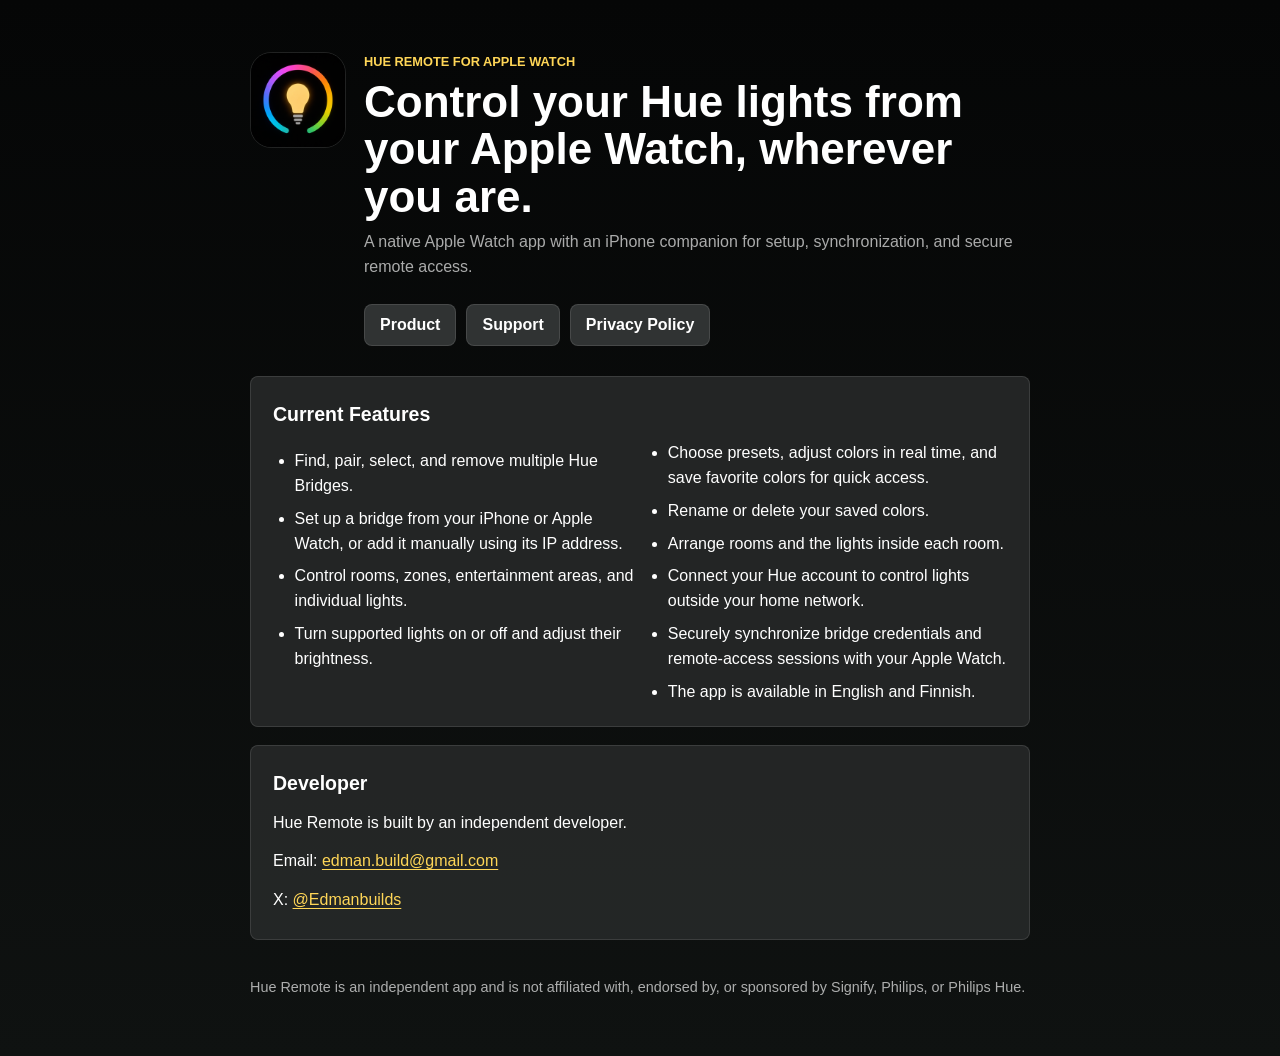
<file: index.html>
<!doctype html>
<html lang="en">
<head>
    <meta charset="utf-8">
    <meta name="viewport" content="width=device-width, initial-scale=1">
    <title>Hue Remote for Apple Watch</title>
    <meta name="description" content="Control your Hue lights from your Apple Watch with Hue Remote and its iPhone companion app.">
    <link rel="icon" href="app-icon.png">
    <link rel="stylesheet" href="styles.css">
</head>
<body>
    <main class="page">
        <header class="hero">
            <img class="app-icon" src="app-icon.png" alt="Hue Remote app icon" width="96" height="96">
            <div>
                <div class="eyebrow">Hue Remote for Apple Watch</div>
                <h1>Control your Hue lights from your Apple Watch, wherever you are.</h1>
                <p class="muted">A native Apple Watch app with an iPhone companion for setup, synchronization, and secure remote access.</p>
                <nav class="nav" aria-label="Site links">
                    <a href="marketing.html">Product</a>
                    <a href="support.html">Support</a>
                    <a href="privacy.html">Privacy Policy</a>
                </nav>
            </div>
        </header>

        <section class="panel">
            <h2>Current Features</h2>
            <ul class="feature-list">
                <li>Find, pair, select, and remove multiple Hue Bridges.</li>
                <li>Set up a bridge from your iPhone or Apple Watch, or add it manually using its IP address.</li>
                <li>Control rooms, zones, entertainment areas, and individual lights.</li>
                <li>Turn supported lights on or off and adjust their brightness.</li>
                <li>Choose presets, adjust colors in real time, and save favorite colors for quick access.</li>
                <li>Rename or delete your saved colors.</li>
                <li>Arrange rooms and the lights inside each room.</li>
                <li>Connect your Hue account to control lights outside your home network.</li>
                <li>Securely synchronize bridge credentials and remote-access sessions with your Apple Watch.</li>
                <li>The app is available in English and Finnish.</li>
            </ul>
        </section>

        <section class="panel compact">
            <h2>Developer</h2>
            <p>Hue Remote is built by an independent developer.</p>
            <p>Email: <a href="mailto:edman.build@gmail.com">edman.build@gmail.com</a></p>
            <p>X: <a href="https://x.com/Edmanbuilds" rel="me noopener">@Edmanbuilds</a></p>
        </section>

        <footer>
            <p>Hue Remote is an independent app and is not affiliated with, endorsed by, or sponsored by Signify, Philips, or Philips Hue.</p>
        </footer>
    </main>
</body>
</html>
</file>
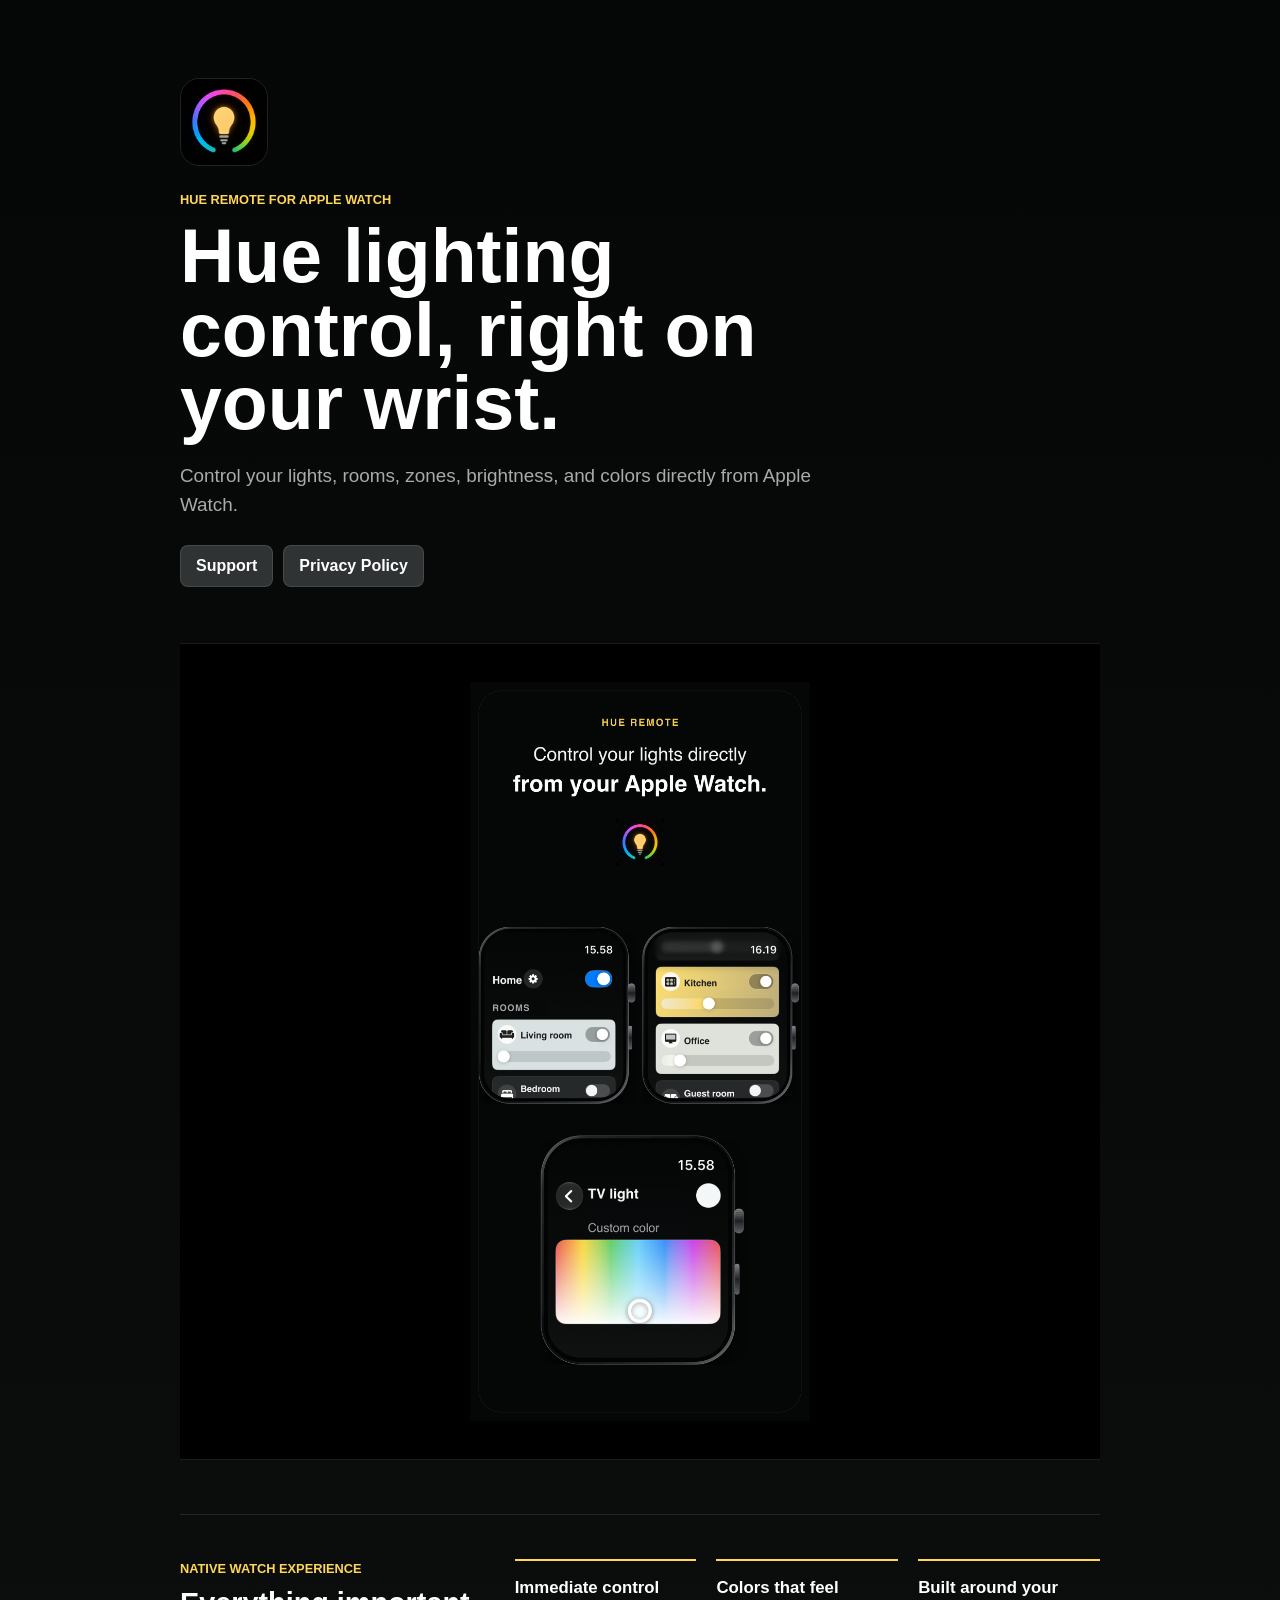
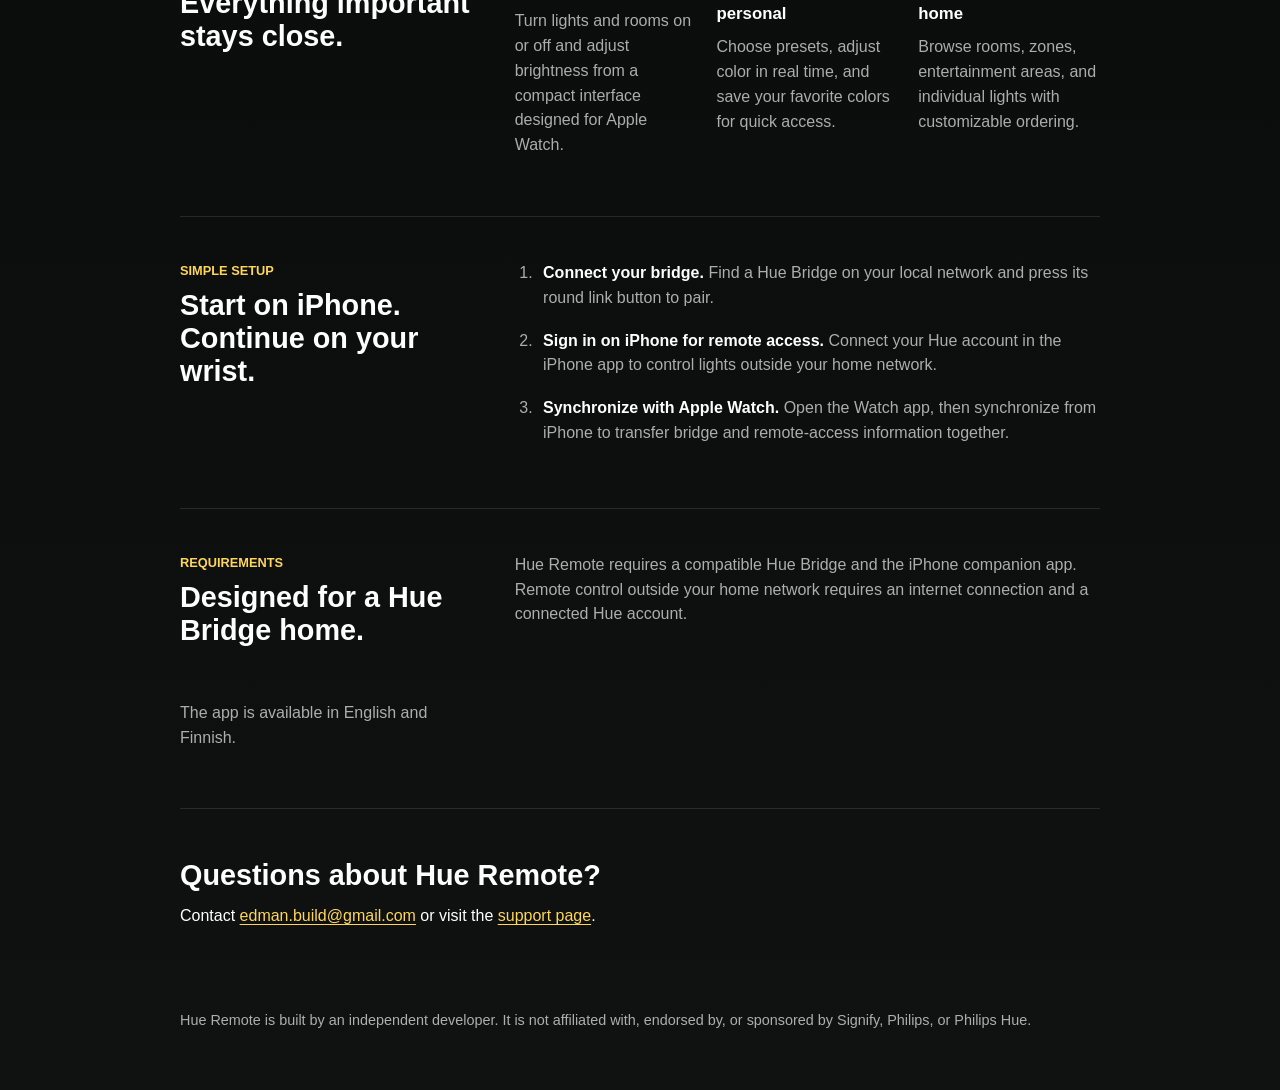
<file: marketing.html>
<!doctype html>
<html lang="en">
<head>
    <meta charset="utf-8">
    <meta name="viewport" content="width=device-width, initial-scale=1">
    <title>Hue Remote - Control Hue Lights from Apple Watch</title>
    <meta name="description" content="Control Hue lights, rooms, zones, and colors from Apple Watch with Hue Remote and its iPhone companion app.">
    <meta property="og:title" content="Hue Remote for Apple Watch">
    <meta property="og:description" content="Fast, native control for Hue lights from your wrist, at home or away.">
    <meta property="og:image" content="marketing-preview.png">
    <link rel="icon" href="app-icon.png">
    <link rel="stylesheet" href="styles.css">
</head>
<body>
    <main class="page marketing-page">
        <header class="marketing-hero">
            <img class="marketing-logo" src="app-icon.png" alt="Hue Remote app icon" width="88" height="88">
            <div class="eyebrow">Hue Remote for Apple Watch</div>
            <h1>Hue lighting control, right on your wrist.</h1>
            <p class="marketing-lead">Control your lights, rooms, zones, brightness, and colors directly from Apple Watch.</p>
            <nav class="nav marketing-nav" aria-label="Product links">
                <a href="support.html">Support</a>
                <a href="privacy.html">Privacy Policy</a>
            </nav>
        </header>

        <figure class="product-visual">
            <img src="marketing-preview.png" alt="Hue Remote screens for rooms, brightness, and color control on Apple Watch" width="1320" height="2868">
        </figure>

        <section class="marketing-section" aria-labelledby="wrist-control">
            <div>
                <div class="eyebrow">Native watch experience</div>
                <h2 id="wrist-control">Everything important stays close.</h2>
            </div>
            <div class="marketing-grid">
                <article>
                    <h3>Immediate control</h3>
                    <p>Turn lights and rooms on or off and adjust brightness from a compact interface designed for Apple Watch.</p>
                </article>
                <article>
                    <h3>Colors that feel personal</h3>
                    <p>Choose presets, adjust color in real time, and save your favorite colors for quick access.</p>
                </article>
                <article>
                    <h3>Built around your home</h3>
                    <p>Browse rooms, zones, entertainment areas, and individual lights with customizable ordering.</p>
                </article>
            </div>
        </section>

        <section class="marketing-section" aria-labelledby="setup">
            <div>
                <div class="eyebrow">Simple setup</div>
                <h2 id="setup">Start on iPhone. Continue on your wrist.</h2>
            </div>
            <ol class="setup-steps">
                <li><strong>Connect your bridge.</strong> Find a Hue Bridge on your local network and press its round link button to pair.</li>
                <li><strong>Sign in on iPhone for remote access.</strong> Connect your Hue account in the iPhone app to control lights outside your home network.</li>
                <li><strong>Synchronize with Apple Watch.</strong> Open the Watch app, then synchronize from iPhone to transfer bridge and remote-access information together.</li>
            </ol>
        </section>

        <section class="marketing-section requirements" aria-labelledby="requirements">
            <div>
                <div class="eyebrow">Requirements</div>
                <h2 id="requirements">Designed for a Hue Bridge home.</h2>
            </div>
            <p>Hue Remote requires a compatible Hue Bridge and the iPhone companion app. Remote control outside your home network requires an internet connection and a connected Hue account.</p>
            <p>The app is available in English and Finnish.</p>
        </section>

        <section class="marketing-contact" aria-labelledby="contact">
            <h2 id="contact">Questions about Hue Remote?</h2>
            <p>Contact <a href="mailto:edman.build@gmail.com">edman.build@gmail.com</a> or visit the <a href="support.html">support page</a>.</p>
        </section>

        <footer>
            <p>Hue Remote is built by an independent developer. It is not affiliated with, endorsed by, or sponsored by Signify, Philips, or Philips Hue.</p>
        </footer>
    </main>
</body>
</html>
</file>
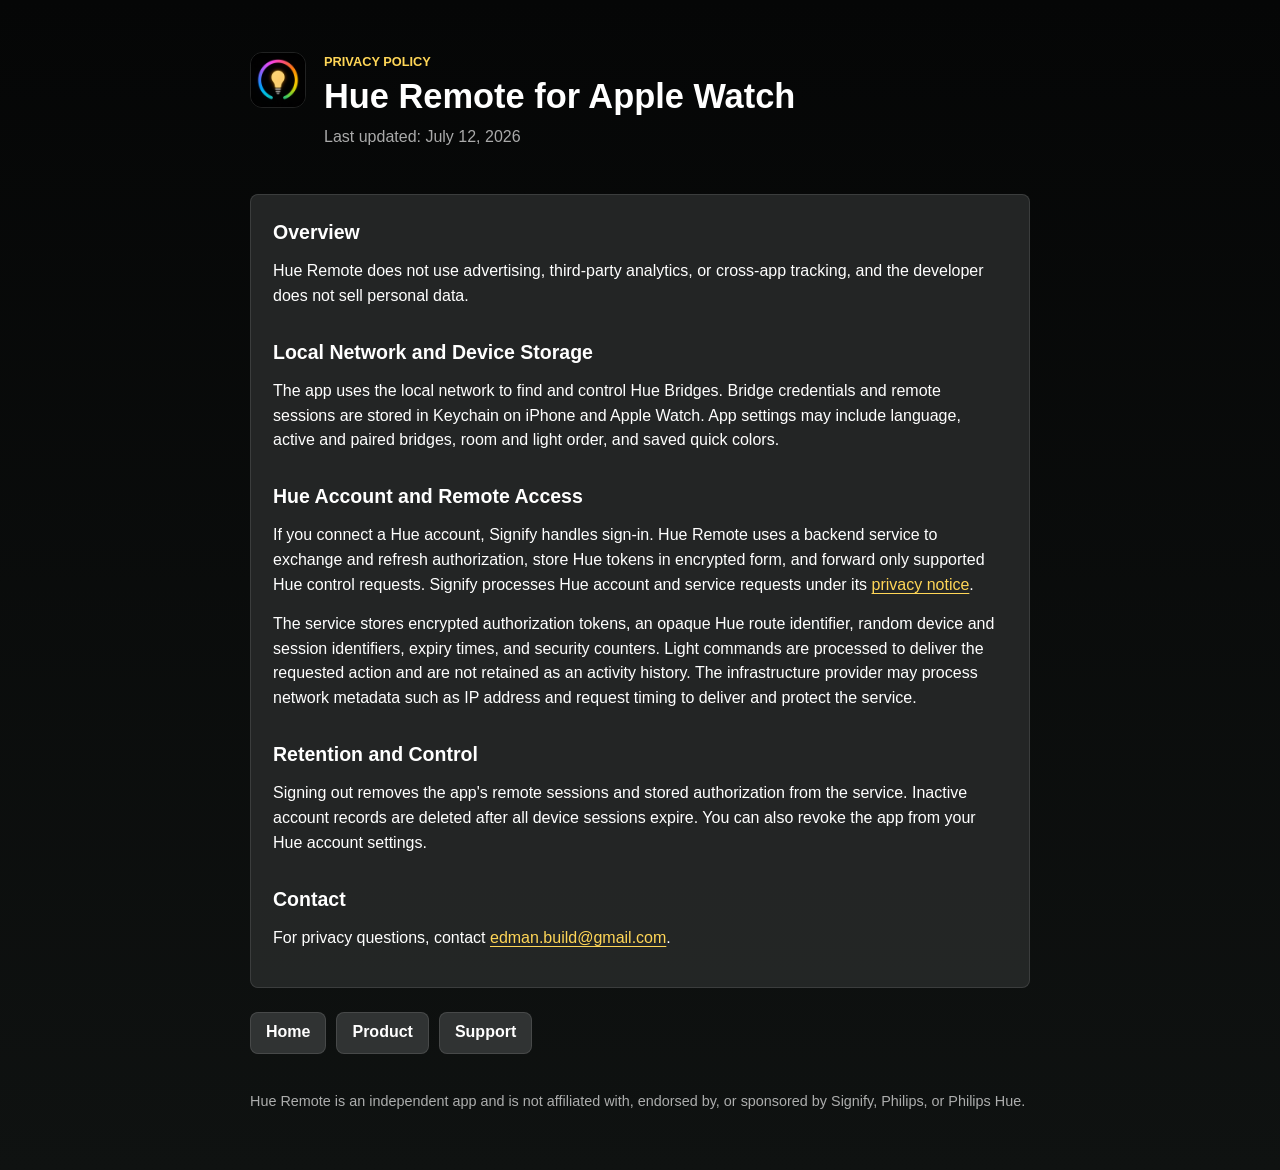
<file: privacy.html>
<!doctype html>
<html lang="en">
<head>
    <meta charset="utf-8">
    <meta name="viewport" content="width=device-width, initial-scale=1">
    <title>Privacy Policy - Hue Remote for Apple Watch</title>
    <meta name="description" content="Privacy Policy for Hue Remote for Apple Watch.">
    <link rel="icon" href="app-icon.png">
    <link rel="stylesheet" href="styles.css">
</head>
<body>
    <main class="page">
        <header class="subpage-header">
            <img class="small-icon" src="app-icon.png" alt="" width="56" height="56">
            <div>
                <div class="eyebrow">Privacy Policy</div>
                <h1>Hue Remote for Apple Watch</h1>
                <p class="muted">Last updated: July 12, 2026</p>
            </div>
        </header>

        <section class="panel">
            <h2>Overview</h2>
            <p>Hue Remote does not use advertising, third-party analytics, or cross-app tracking, and the developer does not sell personal data.</p>

            <h2>Local Network and Device Storage</h2>
            <p>The app uses the local network to find and control Hue Bridges. Bridge credentials and remote sessions are stored in Keychain on iPhone and Apple Watch. App settings may include language, active and paired bridges, room and light order, and saved quick colors.</p>

            <h2>Hue Account and Remote Access</h2>
            <p>If you connect a Hue account, Signify handles sign-in. Hue Remote uses a backend service to exchange and refresh authorization, store Hue tokens in encrypted form, and forward only supported Hue control requests. Signify processes Hue account and service requests under its <a href="https://www.signify.com/global/privacy/legal-information/privacy-notice" rel="noopener">privacy notice</a>.</p>
            <p>The service stores encrypted authorization tokens, an opaque Hue route identifier, random device and session identifiers, expiry times, and security counters. Light commands are processed to deliver the requested action and are not retained as an activity history. The infrastructure provider may process network metadata such as IP address and request timing to deliver and protect the service.</p>

            <h2>Retention and Control</h2>
            <p>Signing out removes the app's remote sessions and stored authorization from the service. Inactive account records are deleted after all device sessions expire. You can also revoke the app from your Hue account settings.</p>

            <h2>Contact</h2>
            <p>For privacy questions, contact <a href="mailto:edman.build@gmail.com">edman.build@gmail.com</a>.</p>
        </section>

        <nav class="nav" aria-label="Site links">
            <a href="index.html">Home</a>
            <a href="marketing.html">Product</a>
            <a href="support.html">Support</a>
        </nav>

        <footer>
            <p>Hue Remote is an independent app and is not affiliated with, endorsed by, or sponsored by Signify, Philips, or Philips Hue.</p>
        </footer>
    </main>
</body>
</html>
</file>
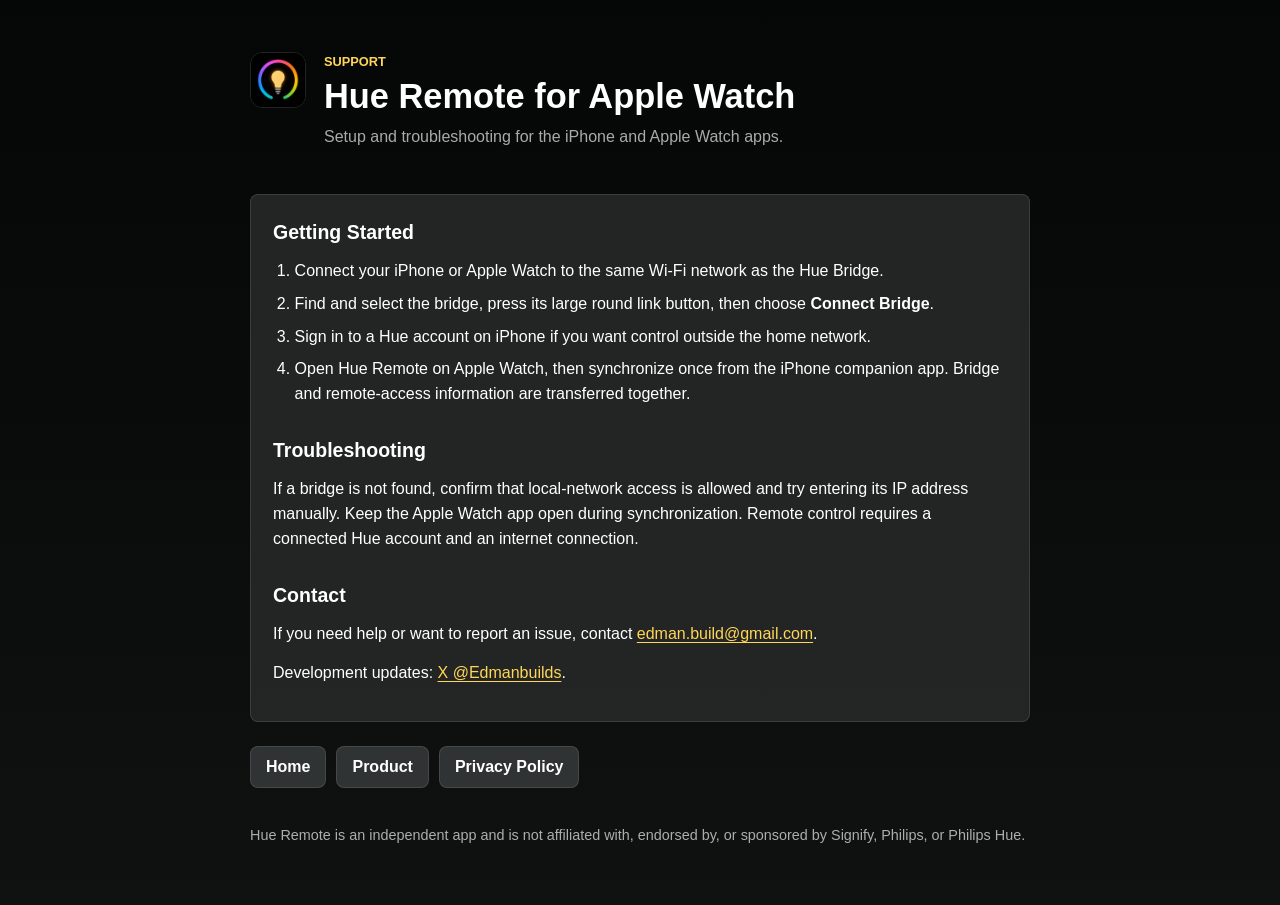
<file: support.html>
<!doctype html>
<html lang="en">
<head>
    <meta charset="utf-8">
    <meta name="viewport" content="width=device-width, initial-scale=1">
    <title>Support - Hue Remote for Apple Watch</title>
    <meta name="description" content="Setup help and support for Hue Remote for Apple Watch.">
    <link rel="icon" href="app-icon.png">
    <link rel="stylesheet" href="styles.css">
</head>
<body>
    <main class="page">
        <header class="subpage-header">
            <img class="small-icon" src="app-icon.png" alt="" width="56" height="56">
            <div>
                <div class="eyebrow">Support</div>
                <h1>Hue Remote for Apple Watch</h1>
                <p class="muted">Setup and troubleshooting for the iPhone and Apple Watch apps.</p>
            </div>
        </header>

        <section class="panel">
            <h2>Getting Started</h2>
            <ol>
                <li>Connect your iPhone or Apple Watch to the same Wi-Fi network as the Hue Bridge.</li>
                <li>Find and select the bridge, press its large round link button, then choose <strong>Connect Bridge</strong>.</li>
                <li>Sign in to a Hue account on iPhone if you want control outside the home network.</li>
                <li>Open Hue Remote on Apple Watch, then synchronize once from the iPhone companion app. Bridge and remote-access information are transferred together.</li>
            </ol>

            <h2>Troubleshooting</h2>
            <p>If a bridge is not found, confirm that local-network access is allowed and try entering its IP address manually. Keep the Apple Watch app open during synchronization. Remote control requires a connected Hue account and an internet connection.</p>

            <h2>Contact</h2>
            <p>If you need help or want to report an issue, contact <a href="mailto:edman.build@gmail.com">edman.build@gmail.com</a>.</p>
            <p>Development updates: <a href="https://x.com/Edmanbuilds" rel="me noopener">X @Edmanbuilds</a>.</p>
        </section>

        <nav class="nav" aria-label="Site links">
            <a href="index.html">Home</a>
            <a href="marketing.html">Product</a>
            <a href="privacy.html">Privacy Policy</a>
        </nav>

        <footer>
            <p>Hue Remote is an independent app and is not affiliated with, endorsed by, or sponsored by Signify, Philips, or Philips Hue.</p>
        </footer>
    </main>
</body>
</html>
</file>
<file: styles.css>
:root {
    color-scheme: dark;
    --background-top: #050606;
    --background-bottom: #0f1211;
    --surface: #262828;
    --surface-strong: #303333;
    --text: #ffffff;
    --muted: rgba(255, 255, 255, 0.66);
    --accent: #ffd657;
    --positive: #61eb99;
    --border: rgba(255, 255, 255, 0.11);
}

* {
    box-sizing: border-box;
}

html {
    background: var(--background-bottom);
}

body {
    min-height: 100vh;
    margin: 0;
    background: linear-gradient(180deg, var(--background-top), var(--background-bottom));
    color: var(--text);
    font-family: -apple-system, BlinkMacSystemFont, "SF Pro Text", "Segoe UI", sans-serif;
    line-height: 1.55;
}

.page {
    width: min(780px, calc(100% - 32px));
    margin: 0 auto;
    padding: 52px 0 44px;
}

.hero,
.subpage-header {
    display: grid;
    grid-template-columns: auto minmax(0, 1fr);
    align-items: start;
    gap: 18px;
    margin-bottom: 30px;
}

.app-icon,
.small-icon {
    display: block;
    border: 1px solid var(--border);
    border-radius: 22%;
}

.app-icon {
    width: 96px;
    height: 96px;
}

.small-icon {
    width: 56px;
    height: 56px;
}

.eyebrow {
    color: var(--accent);
    font-size: 0.8rem;
    font-weight: 700;
    letter-spacing: 0;
    text-transform: uppercase;
}

h1 {
    max-width: 650px;
    margin: 6px 0 10px;
    font-size: 2.75rem;
    line-height: 1.08;
    letter-spacing: 0;
}

.subpage-header h1 {
    font-size: 2.15rem;
}

h2 {
    margin: 0 0 12px;
    font-size: 1.22rem;
    letter-spacing: 0;
}

h2:not(:first-child) {
    margin-top: 28px;
}

p {
    margin: 0 0 14px;
}

ul,
ol {
    margin: 8px 0 0;
    padding-left: 1.35rem;
}

li {
    margin: 8px 0;
}

.feature-list {
    columns: 2;
    column-gap: 34px;
}

.feature-list li {
    break-inside: avoid;
}

a {
    color: var(--accent);
    text-decoration-thickness: 0.08em;
    text-underline-offset: 0.18em;
}

.panel {
    margin-top: 18px;
    padding: 22px;
    background: rgba(38, 40, 40, 0.94);
    border: 1px solid var(--border);
    border-radius: 8px;
}

.panel.compact {
    padding-bottom: 12px;
}

.nav {
    display: flex;
    flex-wrap: wrap;
    gap: 10px;
    margin-top: 24px;
}

.nav a {
    display: inline-flex;
    align-items: center;
    min-height: 42px;
    padding: 0 15px;
    background: var(--surface-strong);
    border: 1px solid var(--border);
    border-radius: 8px;
    color: var(--text);
    font-weight: 700;
    text-decoration: none;
}

.nav a:focus-visible,
.nav a:hover {
    border-color: var(--accent);
}

.muted {
    color: var(--muted);
}

footer {
    margin-top: 36px;
    color: var(--muted);
    font-size: 0.9rem;
}

.marketing-page {
    width: min(920px, calc(100% - 32px));
}

.marketing-hero {
    max-width: 760px;
    padding: 26px 0 38px;
}

.marketing-logo {
    display: block;
    width: 88px;
    height: 88px;
    margin-bottom: 24px;
    border: 1px solid var(--border);
    border-radius: 22%;
}

.marketing-hero h1 {
    max-width: 720px;
    margin-top: 10px;
    font-size: clamp(2.55rem, 7vw, 4.7rem);
    line-height: 0.98;
}

.marketing-lead {
    max-width: 680px;
    margin-top: 20px;
    color: var(--muted);
    font-size: 1.18rem;
}

.marketing-nav {
    margin-top: 26px;
}

.product-visual {
    display: flex;
    justify-content: center;
    margin: 18px 0 54px;
    padding: 38px 24px;
    overflow: hidden;
    background: #000;
    border-top: 1px solid var(--border);
    border-bottom: 1px solid var(--border);
}

.product-visual img {
    display: block;
    width: min(100%, 340px);
    height: auto;
}

.marketing-section {
    display: grid;
    grid-template-columns: minmax(220px, 0.75fr) minmax(0, 1.5fr);
    gap: 42px;
    padding: 44px 0;
    border-top: 1px solid var(--border);
}

.marketing-section h2,
.marketing-contact h2 {
    margin-top: 8px;
    font-size: 1.8rem;
    line-height: 1.15;
}

.marketing-grid {
    display: grid;
    grid-template-columns: repeat(3, minmax(0, 1fr));
    gap: 20px;
}

.marketing-grid article {
    padding-top: 14px;
    border-top: 2px solid var(--accent);
}

.marketing-grid h3 {
    margin: 0 0 8px;
    font-size: 1.05rem;
}

.marketing-grid p,
.requirements p,
.setup-steps {
    color: var(--muted);
}

.setup-steps {
    margin: 0;
    padding-left: 1.4rem;
}

.setup-steps li {
    margin: 0 0 18px;
    padding-left: 6px;
}

.setup-steps strong {
    color: var(--text);
}

.requirements > div + p {
    margin-top: 0;
}

.marketing-contact {
    padding: 42px 0 30px;
    border-top: 1px solid var(--border);
}

@media (max-width: 620px) {
    .page {
        padding-top: 30px;
    }

    .hero {
        grid-template-columns: 64px minmax(0, 1fr);
        align-items: center;
        gap: 14px;
    }

    .subpage-header {
        grid-template-columns: 48px minmax(0, 1fr);
        align-items: center;
        gap: 12px;
    }

    .hero > div,
    .subpage-header > div {
        display: contents;
    }

    .app-icon {
        width: 64px;
        height: 64px;
    }

    .small-icon {
        width: 48px;
        height: 48px;
    }

    .hero .eyebrow,
    .subpage-header .eyebrow {
        grid-column: 2;
    }

    h1 {
        font-size: 2.15rem;
    }

    .hero h1 {
        grid-column: 1 / -1;
        margin-top: 2px;
    }

    .subpage-header h1 {
        grid-column: 1 / -1;
        margin-top: 2px;
    }

    .hero .muted,
    .hero .nav,
    .subpage-header .muted {
        grid-column: 1 / -1;
    }

    .feature-list {
        columns: 1;
    }

    .panel {
        padding: 18px;
    }

    .marketing-hero {
        padding-top: 10px;
    }

    .marketing-logo {
        width: 72px;
        height: 72px;
        margin-bottom: 18px;
    }

    .marketing-hero h1 {
        font-size: 2.7rem;
    }

    .marketing-lead {
        font-size: 1.05rem;
    }

    .product-visual {
        margin-bottom: 28px;
        padding: 28px 18px;
    }

    .marketing-section {
        grid-template-columns: 1fr;
        gap: 20px;
        padding: 34px 0;
    }

    .marketing-grid {
        grid-template-columns: 1fr;
    }
}
</file>
